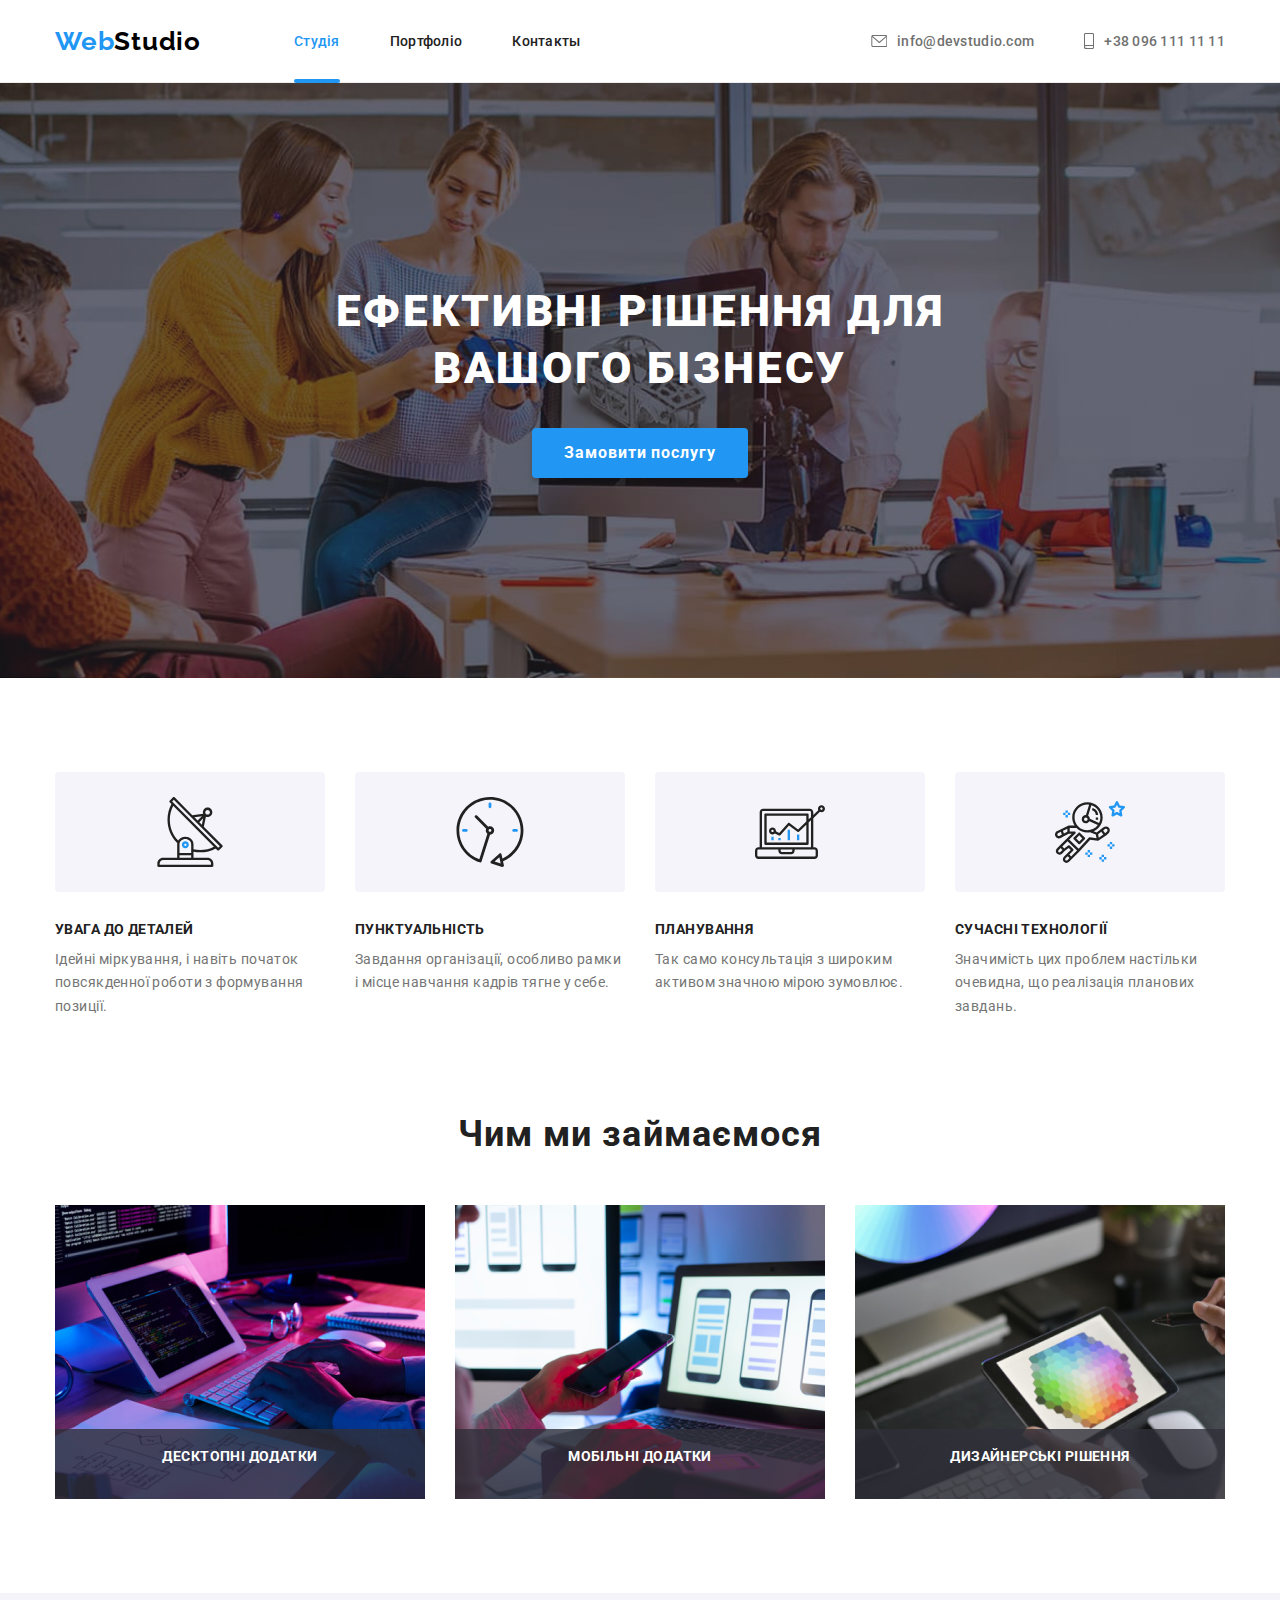
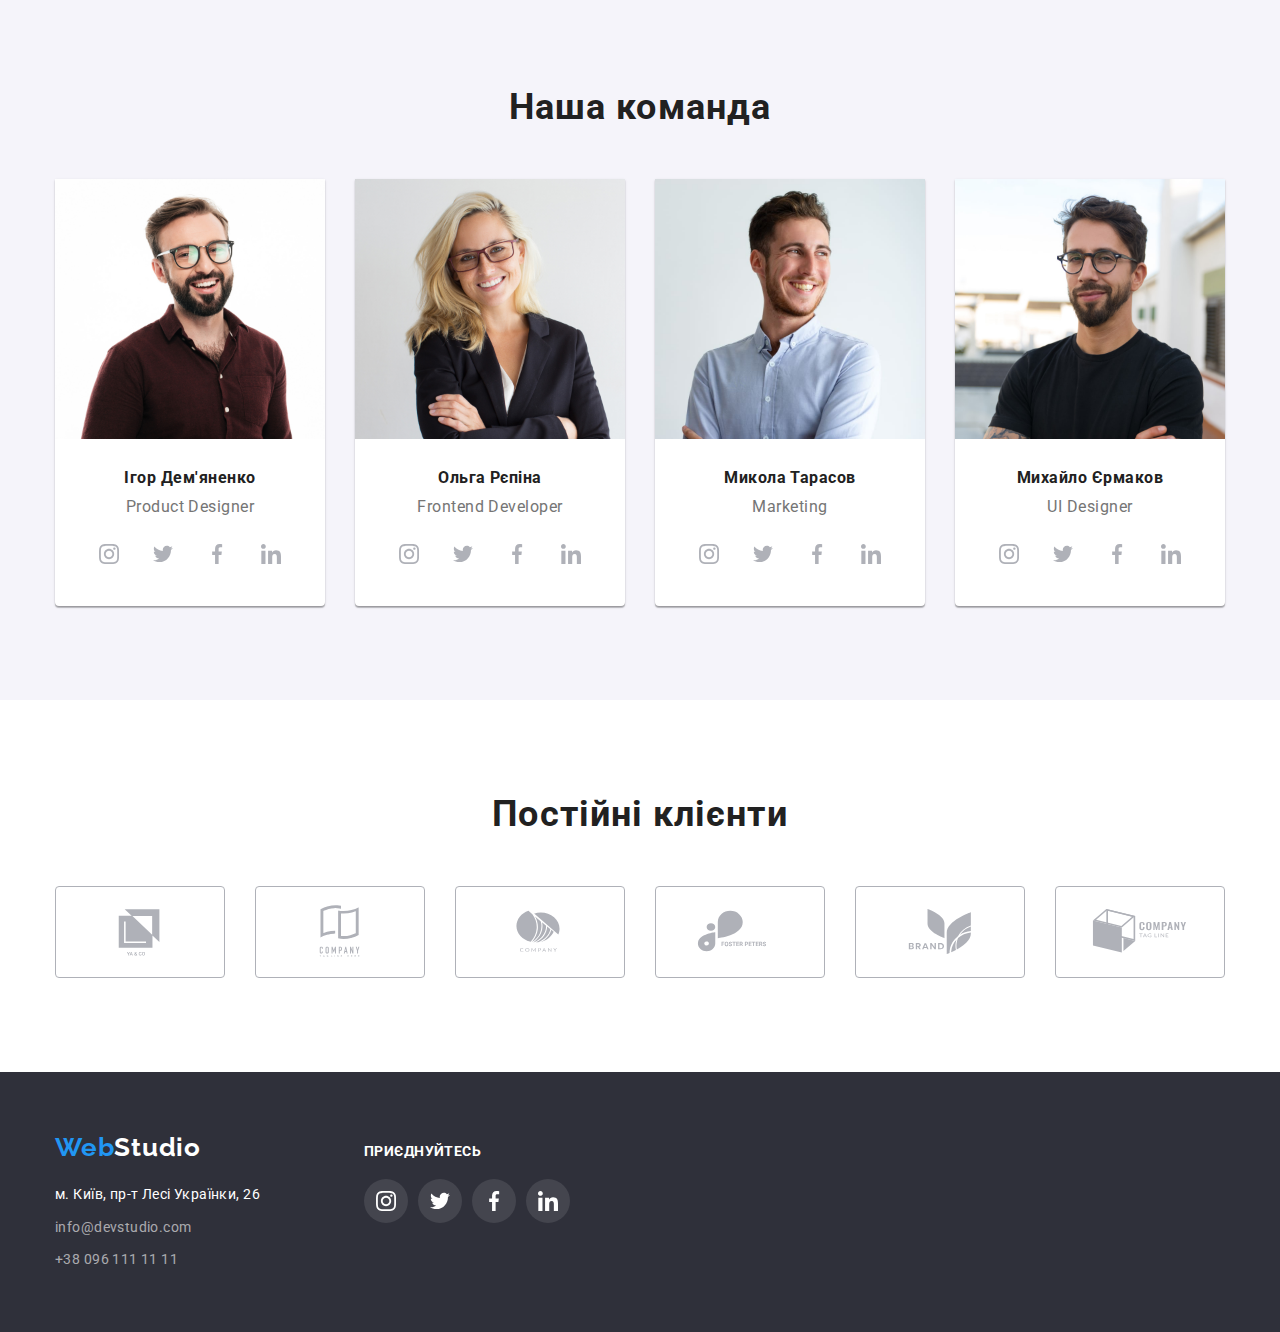
<file: index.html>
<!DOCTYPE html>
<html lang="uk">
  <head>
    <meta charset="UTF-8" />
    <meta http-equiv="X-UA-Compatible" content="IE=edge" />
    <meta name="viewport" content="width=device-width, initial-scale=1.0" />
    <title>Document</title>
    <link rel="preconnect" href="https://fonts.googleapis.com" />
    <link rel="preconnect" href="https://fonts.gstatic.com" crossorigin />
    <link
      href="https://fonts.googleapis.com/css2?family=Raleway:wght@700&family=Roboto:wght@400;500;700;900&display=swap"
      rel="stylesheet"
    />
    <link
      rel="stylesheet"
      href="https://cdnjs.cloudflare.com/ajax/libs/modern-normalize/1.1.0/modern-normalize.min.css"
    />
    <link rel="stylesheet" href="./css/styles.css" />
  </head>
  <body class="page">
    <header class="page-header">
      <div class="header-container container">
        <nav class="header nav">
          <a class="logo link" href="./index.html"
            >Web<span class="logo-header">Studio</span></a
          >
          <ul class="site-nav list">
            <li class="item">
              <a href="./index.html" class="link current">Студiя</a>
            </li>
            <li class="item">
              <a href="./portfolio.html" class="link">Портфолiо</a>
            </li>
            <li class="item"><a href="" class="link">Контакты</a></li>
          </ul>
        </nav>
        <ul class="header-contacts list">
          <li class="item">
            <a href="malito:info@devstudio.com" class="link"
              ><svg width="16" height="12" class="icons-header">
                <use
                  href="./images/icons.svg/symbol-defs.svg#icon-envelope"
                ></use></svg
              >info@devstudio.com</a
            >
          </li>
          <li class="item">
            <a href="tel:+380961111111" class="link"
              ><svg width="10" height="16" class="icons-header">
                <use
                  href="./images/icons.svg/symbol-defs.svg#icon-smartphone"
                ></use></svg
              >+38 096 111 11 11</a
            >
          </li>
        </ul>
      </div>
    </header>
    <main>
      <section class="hero section">
        <div class="container">
          <h1 class="main-header">Ефективні рішення для вашого бізнесу</h1>
          <button type="button" class="button primary" data-modal-open>
            Замовити послугу
          </button>
        </div>
      </section>
      <section class="section features">
        <div class="benefits container">
          <h2 hidden>Нашi переваги</h2>
          <ul class="site-nav list">
            <li class="benefits-of-company">
              <div class="icons-benefits">
                <svg width="70" height="70">
                  <use
                    href="./images/icons.svg/symbol-defs.svg#icon-antenna"
                  ></use>
                </svg>
              </div>
              <h3 class="section-title">УВАГА ДО ДЕТАЛЕЙ</h3>
              <p class="benefits">
                Ідейні міркування, і навіть початок повсякденної роботи з
                формування позиції.
              </p>
            </li>
            <li class="benefits-of-company">
              <div class="icons-benefits">
                <svg width="70" height="70">
                  <use
                    href="./images/icons.svg/symbol-defs.svg#icon-clock"
                  ></use>
                </svg>
              </div>
              <h3 class="section-title">ПУНКТУАЛЬНІСТЬ</h3>
              <p class="benefits">
                Завдання організації, особливо рамки і місце навчання кадрів
                тягне у себе.
              </p>
            </li>
            <li class="benefits-of-company">
              <div class="icons-benefits">
                <svg width="70" height="70">
                  <use
                    href="./images/icons.svg/symbol-defs.svg#icon-diagram"
                  ></use>
                </svg>
              </div>
              <h3 class="section-title">ПЛАНУВАННЯ</h3>
              <p class="benefits">
                Так само консультація з широким активом значною мірою зумовлює.
              </p>
            </li>
            <li class="benefits-of-company">
              <div class="icons-benefits">
                <svg width="70" height="70">
                  <use
                    href="./images/icons.svg/symbol-defs.svg#icon-astronaut"
                  ></use>
                </svg>
              </div>
              <h3 class="section-title">СУЧАСНІ ТЕХНОЛОГІЇ</h3>
              <p class="benefits">
                Значимість цих проблем настільки очевидна, що реалізація
                планових завдань.
              </p>
            </li>
          </ul>
        </div>
      </section>
      <section class="section">
        <div class="container">
          <h2 class="title-what-we-do">Чим ми займаємося</h2>
          <ul class="site-nav works list">
            <li>
              <div class="product-thumb">
                <img
                  src="./images/what-we-do1.jpg"
                  alt="what we do1"
                  width="370"
                />
                <div class="product-caption">
                  <p class="captions">Десктопні додатки</p>
                </div>
              </div>
            </li>
            <li>
              <div class="product-thumb">
                <img
                  src="./images/what-we-do2.jpg"
                  alt="what we do2"
                  width="370"
                />
                <div class="product-caption">
                  <p class="captions">Мобільні додатки</p>
                </div>
              </div>
            </li>
            <li>
              <div class="product-thumb">
                <img
                  src="./images/what-we-do3.jpg"
                  alt="what we do3"
                  width="370"
                />
                <div class="product-caption">
                  <p class="captions">Дизайнерські рішення</p>
                </div>
              </div>
            </li>
          </ul>
        </div>
      </section>
      <section class="section team">
        <div class="container">
          <h2 class="team-title">Наша команда</h2>
          <ul class="team-list list">
            <li class="team-employees">
              <img
                src="./images/our-team-product-designer.jpg"
                alt="product-designer"
                width="270"
              />
              <div class="team-wrapper">
                <h3 class="team-name">Ігор Дем'яненко</h3>
                <p class="team-position">Product Designer</p>
                <ul class="social-iist">
                  <li class="item">
                    <a href="https://instagram.com/" class="social-icons">
                      <svg width="20" height="20">
                        <use
                          href="./images/icons.svg/symbol-defs.svg#icon-instagram-2"
                        ></use></svg
                    ></a>
                  </li>
                  <li class="item">
                    <a href="https://twitter.com/" class="social-icons">
                      <svg width="20" height="20">
                        <use
                          href="./images/icons.svg/symbol-defs.svg#icon-twitter"
                        ></use></svg
                    ></a>
                  </li>
                  <li class="item">
                    <a href="https://facebook.com/" class="social-icons">
                      <svg width="20" height="20">
                        <use
                          href="./images/icons.svg/symbol-defs.svg#icon-facebook"
                        ></use></svg
                    ></a>
                  </li>
                  <li class="item">
                    <a href="https://www.linkedin.com/" class="social-icons">
                      <svg width="20" height="20">
                        <use
                          href="./images/icons.svg/symbol-defs.svg#icon-linkedin"
                        ></use></svg
                    ></a>
                  </li>
                </ul>
              </div>
            </li>

            <li class="team-employees">
              <img
                src="./images/our-team-frontend-developer.jpg"
                alt="frontend-developer"
                width="270"
              />
              <div class="team-wrapper">
                <h3 class="team-name">Ольга Рєпіна</h3>
                <p class="team-position">Frontend Developer</p>
                <ul class="social-iist">
                  <li class="item">
                    <a href="https://instagram.com/" class="social-icons">
                      <svg width="20" height="20">
                        <use
                          href="./images/icons.svg/symbol-defs.svg#icon-instagram-2"
                        ></use></svg
                    ></a>
                  </li>
                  <li class="item">
                    <a href="https://twitter.com/" class="social-icons">
                      <svg width="20" height="20">
                        <use
                          href="./images/icons.svg/symbol-defs.svg#icon-twitter"
                        ></use></svg
                    ></a>
                  </li>
                  <li class="item">
                    <a href="https://facebook.com/" class="social-icons">
                      <svg width="20" height="20">
                        <use
                          href="./images/icons.svg/symbol-defs.svg#icon-facebook"
                        ></use></svg
                    ></a>
                  </li>
                  <li class="item">
                    <a href="https://www.linkedin.com/" class="social-icons">
                      <svg width="20" height="20">
                        <use
                          href="./images/icons.svg/symbol-defs.svg#icon-linkedin"
                        ></use></svg
                    ></a>
                  </li>
                </ul>
              </div>
            </li>
            <li class="team-employees">
              <img
                src="./images/our-team-marketing.jpg"
                alt="marketing"
                width="270"
              />
              <div class="team-wrapper">
                <h3 class="team-name">Микола Тарасов</h3>
                <p class="team-position">Marketing</p>
                <ul class="social-iist">
                  <li class="item">
                    <a href="https://instagram.com/" class="social-icons">
                      <svg width="20" height="20">
                        <use
                          href="./images/icons.svg/symbol-defs.svg#icon-instagram-2"
                        ></use></svg
                    ></a>
                  </li>
                  <li class="item">
                    <a href="https://twitter.com/" class="social-icons">
                      <svg width="20" height="20">
                        <use
                          href="./images/icons.svg/symbol-defs.svg#icon-twitter"
                        ></use></svg
                    ></a>
                  </li>
                  <li class="item">
                    <a href="https://facebook.com/" class="social-icons">
                      <svg width="20" height="20">
                        <use
                          href="./images/icons.svg/symbol-defs.svg#icon-facebook"
                        ></use></svg
                    ></a>
                  </li>
                  <li class="item">
                    <a href="https://www.linkedin.com/" class="social-icons">
                      <svg width="20" height="20">
                        <use
                          href="./images/icons.svg/symbol-defs.svg#icon-linkedin"
                        ></use></svg
                    ></a>
                  </li>
                </ul>
              </div>
            </li>
            <li class="team-employees">
              <img
                src="./images/our-team-ui-designer.jpg"
                alt="ui designer"
                width="270"
              />
              <div class="team-wrapper">
                <h3 class="team-name">Михайло Єрмаков</h3>
                <p class="team-position">UI Designer</p>
                <ul class="social-iist">
                  <li class="item">
                    <a href="https://instagram.com/" class="social-icons">
                      <svg width="20" height="20">
                        <use
                          href="./images/icons.svg/symbol-defs.svg#icon-instagram-2"
                        ></use></svg
                    ></a>
                  </li>
                  <li class="item">
                    <a href="https://twitter.com/" class="social-icons">
                      <svg width="20" height="20">
                        <use
                          href="./images/icons.svg/symbol-defs.svg#icon-twitter"
                        ></use></svg
                    ></a>
                  </li>
                  <li class="item">
                    <a href="https://facebook.com/" class="social-icons">
                      <svg width="20" height="20">
                        <use
                          href="./images/icons.svg/symbol-defs.svg#icon-facebook"
                        ></use></svg
                    ></a>
                  </li>
                  <li class="item">
                    <a href="https://www.linkedin.com/" class="social-icons">
                      <svg width="20" height="20">
                        <use
                          href="./images/icons.svg/symbol-defs.svg#icon-linkedin"
                        ></use></svg
                    ></a>
                  </li>
                </ul>
              </div>
            </li>
          </ul>
        </div>
      </section>
      <section class="regular-customers section">
        <div class="container">
          <h2 class="title customers">Постійні клієнти</h2>
          <ul class="customers-list icons list">
            <li class="regular-customers icons">
              <a href="" class="company-icons">
                <svg width="106" height="60" class="items-clients">
                  <use
                    href="./images/icons.svg/symbol-defs.svg#icon-logo-union"
                  ></use></svg
              ></a>
            </li>
            <li class="regular-customers icons">
              <a href="" class="company-icons">
                <svg width="106" height="60" class="items-clients">
                  <use
                    href="./images/icons.svg/symbol-defs.svg#icon-logo-company"
                  ></use></svg
              ></a>
            </li>
            <li class="regular-customers icons">
              <a href="" class="company-icons">
                <svg width="106" height="60" class="items-clients">
                  <use
                    href="./images/icons.svg/symbol-defs.svg#icon-logo-second-company"
                  ></use></svg
              ></a>
            </li>
            <li class="regular-customers icons">
              <a href="" class="company-icons">
                <svg width="106" height="60" class="items-clients">
                  <use
                    href="./images/icons.svg/symbol-defs.svg#icon-logo-foster-peaters"
                  ></use></svg
              ></a>
            </li>
            <li class="regular-customers icons">
              <a href="" class="company-icons">
                <svg width="106" height="60" class="items-clients">
                  <use
                    href="./images/icons.svg/symbol-defs.svg#icon-logo-brand"
                  ></use></svg
              ></a>
            </li>
            <li class="regular-customers icons">
              <a href="" class="company-icons">
                <svg width="106" height="60" class="items-clients">
                  <use
                    href="./images/icons.svg/symbol-defs.svg#icon-logo-tag"
                  ></use></svg
              ></a>
            </li>
          </ul>
        </div>
      </section>
    </main>
    <footer class="page-footer">
      <div class="container footer">
        <div>
          <a class="logo link" href="./index.html"
            >Web<span class="logo-footer">Studio</span></a
          >
          <address class="footer-address">
            <ul class="nav-footer list">
              <li class="footer-item">
                <a
                  href="https://goo.gl/maps/p2XQU8UmfZMLt7c46"
                  target="_blank"
                  rel="noreferrer noopener"
                  >м. Київ, пр-т Лесі Українки, 26</a
                >
              </li>
              <li class="footer-item">
                <a class="contacts" href="malito:info@devstudio.com"
                  >info@devstudio.com</a
                >
              </li>
              <li class="footer-item">
                <a class="contacts" href="tel:+380961111111"
                  >+38 096 111 11 11</a
                >
              </li>
            </ul>
          </address>
        </div>
        <div>
          <p class="call-to-action">приєднуйтесь</p>
          <ul class="footer socials-icon list">
            <li class="item">
              <a href="https://instagram.com/" class="footer social-icons">
                <svg width="20" height="20">
                  <use
                    href="./images/icons.svg/symbol-defs.svg#icon-instagram-2"
                  ></use></svg
              ></a>
            </li>
            <li class="item">
              <a href="https://twitter.com/" class="footer social-icons">
                <svg width="20" height="20">
                  <use
                    href="./images/icons.svg/symbol-defs.svg#icon-twitter"
                  ></use></svg
              ></a>
            </li>
            <li class="item">
              <a href="https://facebook.com/" class="footer social-icons">
                <svg width="20" height="20">
                  <use
                    href="./images/icons.svg/symbol-defs.svg#icon-facebook"
                  ></use></svg
              ></a>
            </li>
            <li class="item">
              <a href="https://www.linkedin.com/" class="footer social-icons">
                <svg width="20" height="20">
                  <use
                    href="./images/icons.svg/symbol-defs.svg#icon-linkedin"
                  ></use></svg
              ></a>
            </li>
          </ul>
        </div>
      </div>
    </footer>
    <div class="backdrop is-hidden" data-modal>
      <div class="modal">
        <button class="modal-btn" data-modal-close>
          <svg width="18" height="18" class="close-button">
            <use href="./images/icons.svg/symbol-defs.svg#icon-close"></use>
          </svg>
        </button>
      </div>
    </div>
    <script src="./js/modal.js"></script>
  </body>
</html>
</file>
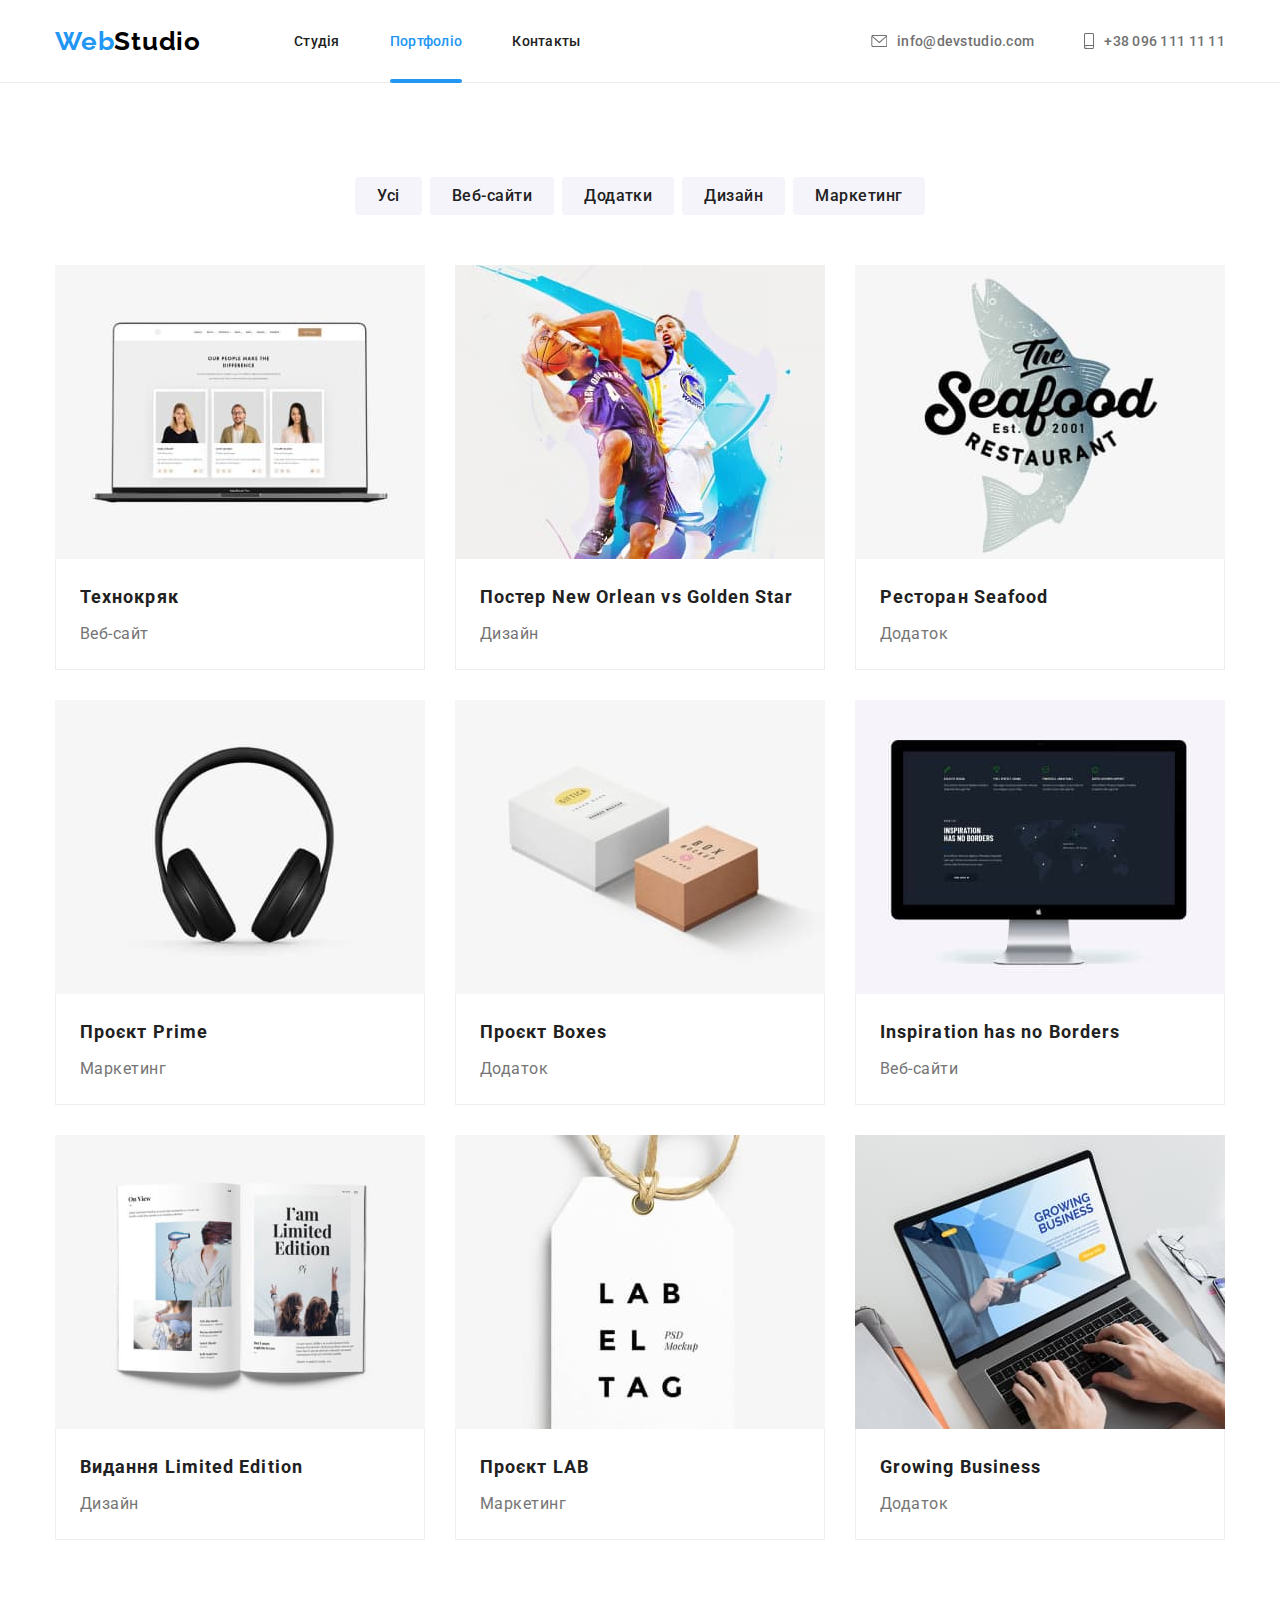
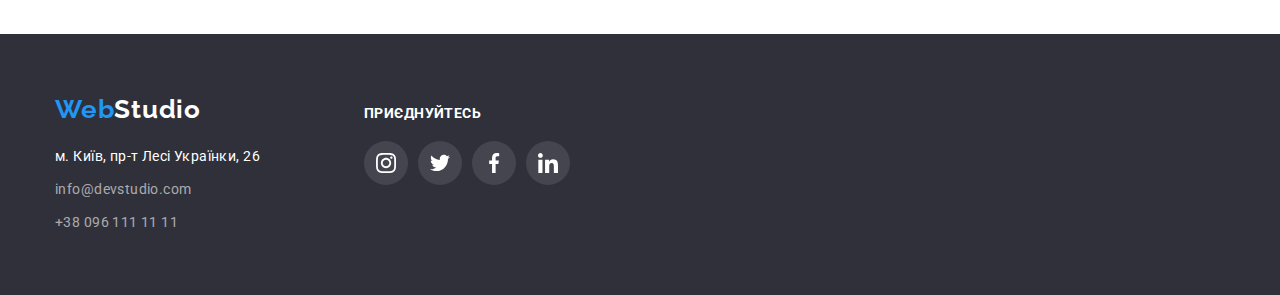
<file: portfolio.html>
<!DOCTYPE html>
<html lang="uk">
  <head>
    <meta charset="UTF-8" />
    <meta http-equiv="X-UA-Compatible" content="IE=edge" />
    <meta name="viewport" content="width=device-width, initial-scale=1.0" />
    <title>Document</title>
    <link rel="preconnect" href="https://fonts.googleapis.com" />
    <link rel="preconnect" href="https://fonts.gstatic.com" crossorigin />
    <link
      href="https://fonts.googleapis.com/css2?family=Raleway:wght@700&family=Roboto:wght@400;500;700;900&display=swap"
      rel="stylesheet"
    />
    <link
      rel="stylesheet"
      href="https://cdnjs.cloudflare.com/ajax/libs/modern-normalize/1.1.0/modern-normalize.min.css"
    />
    <link rel="stylesheet" href="./css/styles.css" />
  </head>
  <body class="page">
    <header class="page-header">
      <div class="header-container container">
        <nav class="header nav">
          <a class="logo link" href="./index.html"
            >Web<span class="logo-header">Studio</span></a
          >
          <ul class="site-nav list">
            <li class="item">
              <a href="./index.html" class="link">Студiя</a>
            </li>
            <li class="item">
              <a href="./portfolio.html" class="link current">Портфолiо</a>
            </li>
            <li class="item"><a href="" class="link">Контакты</a></li>
          </ul>
        </nav>
        <ul class="header-contacts list">
          <li class="item">
            <a href="malito:info@devstudio.com" class="link"
              ><svg width="16" height="12" class="icons-header">
                <use
                  href="./images/icons.svg/symbol-defs.svg#icon-envelope"
                ></use></svg
              >info@devstudio.com</a
            >
          </li>
          <li class="item">
            <a href="tel:+380961111111" class="link"
              ><svg width="10" height="16" class="icons-header">
                <use
                  href="./images/icons.svg/symbol-defs.svg#icon-smartphone"
                ></use></svg
              >+38 096 111 11 11</a
            >
          </li>
        </ul>
      </div>
    </header>
    <main>
      <section class="section portfolio">
        <div class="container">
          <h1 hidden class="section">Портфолiо</h1>
          <ul class="portfolio-filters list">
            <li class="filter">
              <button type="button" class="filter-button">Усi</button>
            </li>
            <li class="filter">
              <button type="button" class="filter-button">Веб-сайти</button>
            </li>
            <li class="filter">
              <button type="button" class="filter-button">Додатки</button>
            </li>
            <li class="filter">
              <button type="button" class="filter-button">Дизайн</button>
            </li>
            <li class="filter">
              <button type="button" class="filter-button">Маркетинг</button>
            </li>
          </ul>
          <ul class="portfolio-list list">
            <li class="portfolio-item">
              <a class="portfolio-card link" href="./portfolio.html">
                <div class="portfolio-total">
                  <div class="portfolio-about">
                    <p class="portfolio-info">
                      Ресурс пропонує комплексні пропозиції з різним рівнем
                      функціоналу та сервісів. Все це дозволить відвідувачу
                      отримати вичерпні відомості про компанію чи приватну
                      особу.
                    </p>
                  </div>
                  <img
                    src="./images/teckhnokryak.jpg"
                    alt="laptop with pictures"
                    width="370"
                  />
                </div>
                <div class="portfolio-wrapper">
                  <h2 class="portfolio-title">Технокряк</h2>
                  <p class="portfolio-description">Веб-сайт</p>
                </div>
              </a>
            </li>
            <li class="portfolio-item">
              <a class="portfolio-card link" href="./portfolio.html">
                <div class="portfolio-total">
                  <div class="portfolio-about">
                    <p class="portfolio-info">
                      Ресурс пропонує комплексні пропозиції з різним рівнем
                      функціоналу та сервісів. Все це дозволить відвідувачу
                      отримати вичерпні відомості про компанію чи приватну
                      особу.
                    </p>
                  </div>
                  <img
                    src="./images/new-orlean-vs-golden-state.jpg"
                    alt="laptop with pictures"
                    width="370"
                  />
                </div>
                <div class="portfolio-wrapper">
                  <h2 class="portfolio-title">
                    Постер New Orlean vs Golden Star
                  </h2>
                  <p class="portfolio-description">Дизайн</p>
                </div>
              </a>
            </li>
            <li class="portfolio-item">
              <a class="portfolio-card link" href="./portfolio.html">
                <div class="portfolio-total">
                  <div class="portfolio-about">
                    <p class="portfolio-info">
                      Ресурс пропонує комплексні пропозиції з різним рівнем
                      функціоналу та сервісів. Все це дозволить відвідувачу
                      отримати вичерпні відомості про компанію чи приватну
                      особу.
                    </p>
                  </div>
                  <img
                    src="./images/the-seafood-restaurant.jpg"
                    alt="laptop with pictures"
                    width="370"
                  />
                </div>
                <div class="portfolio-wrapper">
                  <h2 class="portfolio-title">Ресторан Seafood</h2>
                  <p class="portfolio-description">Додаток</p>
                </div>
              </a>
            </li>
            <li class="portfolio-item">
              <a class="portfolio-card link" href="./portfolio.html">
                <div class="portfolio-total">
                  <div class="portfolio-about">
                    <p class="portfolio-info">
                      Ресурс пропонує комплексні пропозиції з різним рівнем
                      функціоналу та сервісів. Все це дозволить відвідувачу
                      отримати вичерпні відомості про компанію чи приватну
                      особу.
                    </p>
                  </div>
                  <img
                    src="./images/headphones.jpg"
                    alt="laptop with pictures"
                    width="370"
                  />
                </div>
                <div class="portfolio-wrapper">
                  <h2 class="portfolio-title">Проєкт Prime</h2>
                  <p class="portfolio-description">Маркетинг</p>
                </div>
              </a>
            </li>
            <li class="portfolio-item">
              <a class="portfolio-card link" href="./portfolio.html">
                <div class="portfolio-total">
                  <div class="portfolio-about">
                    <p class="portfolio-info">
                      Ресурс пропонує комплексні пропозиції з різним рівнем
                      функціоналу та сервісів. Все це дозволить відвідувачу
                      отримати вичерпні відомості про компанію чи приватну
                      особу.
                    </p>
                  </div>
                  <img
                    src="./images/boxes.jpg"
                    alt="laptop with pictures"
                    width="370"
                  />
                </div>
                <div class="portfolio-wrapper">
                  <h2 class="portfolio-title">Проєкт Boxes</h2>
                  <p class="portfolio-description">Додаток</p>
                </div>
              </a>
            </li>
            <li class="portfolio-item">
              <a class="portfolio-card link" href="./portfolio.html">
                <div class="portfolio-total">
                  <div class="portfolio-about">
                    <p class="portfolio-info">
                      Ресурс пропонує комплексні пропозиції з різним рівнем
                      функціоналу та сервісів. Все це дозволить відвідувачу
                      отримати вичерпні відомості про компанію чи приватну
                      особу.
                    </p>
                  </div>
                  <img
                    src="./images/laptop.jpg"
                    alt="laptop with pictures"
                    width="370"
                  />
                </div>
                <div class="portfolio-wrapper">
                  <h2 class="portfolio-title">Inspiration has no Borders</h2>
                  <p class="portfolio-description">Веб-сайти</p>
                </div>
              </a>
            </li>
            <li class="portfolio-item">
              <a class="portfolio-card link" href="./portfolio.html">
                <div class="portfolio-total">
                  <div class="portfolio-about">
                    <p class="portfolio-info">
                      Ресурс пропонує комплексні пропозиції з різним рівнем
                      функціоналу та сервісів. Все це дозволить відвідувачу
                      отримати вичерпні відомості про компанію чи приватну
                      особу.
                    </p>
                  </div>
                  <img
                    src="./images/book.jpg"
                    alt="laptop with pictures"
                    width="370"
                  />
                </div>
                <div class="portfolio-wrapper">
                  <h2 class="portfolio-title">Видання Limited Edition</h2>
                  <p class="portfolio-description">Дизайн</p>
                </div>
              </a>
            </li>
            <li class="portfolio-item">
              <a class="portfolio-card link" href="./portfolio.html">
                <div class="portfolio-total">
                  <div class="portfolio-about">
                    <p class="portfolio-info">
                      Ресурс пропонує комплексні пропозиції з різним рівнем
                      функціоналу та сервісів. Все це дозволить відвідувачу
                      отримати вичерпні відомості про компанію чи приватну
                      особу.
                    </p>
                  </div>
                  <img
                    src="./images/label-tag.jpg"
                    alt="laptop with pictures"
                    width="370"
                  />
                </div>
                <div class="portfolio-wrapper">
                  <h2 class="portfolio-title">Проєкт LAB</h2>
                  <p class="portfolio-description">Маркетинг</p>
                </div>
              </a>
            </li>
            <li class="portfolio-item">
              <a class="portfolio-card link" href="./portfolio.html">
                <div class="portfolio-total">
                  <div class="portfolio-about">
                    <p class="portfolio-info">
                      Ресурс пропонує комплексні пропозиції з різним рівнем
                      функціоналу та сервісів. Все це дозволить відвідувачу
                      отримати вичерпні відомості про компанію чи приватну
                      особу.
                    </p>
                  </div>
                  <img
                    src="./images/laptop-with-hands.jpg"
                    alt="laptop with pictures"
                    width="370"
                  />
                </div>
                <div class="portfolio-wrapper">
                  <h2 class="portfolio-title">Growing Business</h2>
                  <p class="portfolio-description">Додаток</p>
                </div>
              </a>
            </li>
          </ul>
        </div>
      </section>
    </main>
    <footer class="page-footer">
      <div class="container footer">
        <div>
          <a class="logo link" href="./index.html"
            >Web<span class="logo-footer">Studio</span></a
          >
          <address class="footer-address">
            <ul class="nav-footer list">
              <li class="footer-item">
                <a
                  href="https://goo.gl/maps/p2XQU8UmfZMLt7c46"
                  target="_blank"
                  rel="noreferrer noopener"
                  >м. Київ, пр-т Лесі Українки, 26</a
                >
              </li>
              <li class="footer-item">
                <a class="contacts" href="malito:info@devstudio.com"
                  >info@devstudio.com</a
                >
              </li>
              <li class="footer-item">
                <a class="contacts" href="tel:+380961111111"
                  >+38 096 111 11 11</a
                >
              </li>
            </ul>
          </address>
        </div>
        <div>
          <p class="call-to-action">приєднуйтесь</p>
          <ul class="footer socials-iist">
            <li class="item">
              <a href="https://instagram.com/" class="footer social-icons">
                <svg width="20" height="20">
                  <use
                    href="./images/icons.svg/symbol-defs.svg#icon-instagram-2"
                  ></use></svg
              ></a>
            </li>
            <li class="item">
              <a href="https://twitter.com/" class="footer social-icons">
                <svg width="20" height="20">
                  <use
                    href="./images/icons.svg/symbol-defs.svg#icon-twitter"
                  ></use></svg
              ></a>
            </li>
            <li class="item">
              <a href="https://facebook.com/" class="footer social-icons">
                <svg width="20" height="20">
                  <use
                    href="./images/icons.svg/symbol-defs.svg#icon-facebook"
                  ></use></svg
              ></a>
            </li>
            <li class="item">
              <a href="https://www.linkedin.com/" class="footer social-icons">
                <svg width="20" height="20">
                  <use
                    href="./images/icons.svg/symbol-defs.svg#icon-linkedin"
                  ></use></svg
              ></a>
            </li>
          </ul>
        </div>
      </div>
    </footer>
  </body>
</html>
</file>
<file: css/styles.css>
:root {
  --primary-text-color: #757575;
  --title-text-color: #000000;
  --accent-color: #2196f3;
  --title-header: #ffffff;
  --button-background: #f5f4fa;
}

body {
  color: var(--primary-text-color);
  background-color: var(--title-header);
  font-family: Roboto, sans-serif;
  margin: 0;
}

h1,
h2,
h3,
h4,
p {
  margin: 0px;
}

.list {
  list-style: none;
  padding: 0;
  margin: 0;
}

img {
  display: block;
}

.section {
  padding: 94px 0;
  max-width: 1600px;
  margin-left: auto;
  margin-right: auto;
}
.page-footer {
  background-color: #2f303a;
  padding-top: 60px;
  padding-bottom: 60px;
  max-width: 1600px;
  margin-left: auto;
  margin-right: auto;
}

.logo {
  color: var(--accent-color);
  font-family: Raleway;
  font-weight: 700;
  font-size: 26px;
  line-height: 1.1;
  letter-spacing: 0.03em;
  margin-right: 93px;
}

.logo-header {
  color: var(--title-text-color);
  font-family: Raleway;
  font-weight: 700;
  font-size: 26px;
  line-height: 1.19;
  letter-spacing: 0.03em;
}

.logo-footer {
  color: var(--title-header);
  font-family: Raleway;
  font-weight: 700;
  font-size: 26px;
  line-height: 1.19;
  letter-spacing: 0.03em;
}

/*Site navigation*/

.site-nav.list {
  display: flex;
}

.site-nav.list .current::after {
  content: "";
  display: block;
  width: 100%;
  height: 4px;
  border-radius: 2px;
  background-color: #2196f3;
  margin-top: 47px;
  position: absolute;
}

.site-nav .item {
  display: flex;
}

.site-nav .item:not(:last-child) {
  margin-right: 50px;
}

.site-nav.list.header {
  display: flex;
  margin-right: 30px;
  transition-property: color;
  transition-duration: 250ms;
  transition-timing-function: cubic-bezier(0.4, 0, 0.2, 1);
}

.site-nav .link {
  color: #212121;
  font-weight: 500;
  font-size: 14px;
  line-height: 1.3;
  letter-spacing: 0.02em;
  display: flex;
  padding: 32px 0;
  transition-property: color;
  transition-duration: 250ms;
  transition-timing-function: cubic-bezier(0.4, 0, 0.2, 1);
}

.site-nav .link:hover,
.site-nav .link:focus {
  color: var(--accent-color);
}

.site-nav.list a:hover,
.site-nav.list a::focus {
  color: var(--accent-color);
}

/*Site navigation footer*/

.nav-footer {
  color: var(--title-header);
  font-size: 14px;
  line-height: 1.7;
  letter-spacing: 0.03em;
}

.footer-address {
  font-style: normal;
  margin-top: 20px;
}

.footer-item:not(:last-child) {
  margin-bottom: 9px;
}

.nav-footer a {
  color: var(--title-header);
  font-size: 14px;
  line-height: 1.7;
  letter-spacing: 0.03em;
  text-decoration: none;
  transition-property: color;
  transition-duration: 250ms;
  transition-timing-function: cubic-bezier(0.4, 0, 0.2, 1);
}

.nav-footer a:hover,
.nav-footer a:focus {
  color: var(--accent-color);
}

.nav-footer.list a.contacts {
  color: rgba(255, 255, 255, 0.6);
  transition-property: color;
  transition-duration: 250ms;
  transition-timing-function: cubic-bezier(0.4, 0, 0.2, 1);
}

.nav-footer.list a:hover,
.nav-footer.list a:focus {
  color: var(--accent-color);
}

.section-title {
  color: #212121;
  line-height: 1.14;
  letter-spacing: 0.03em;
  font-size: 14px;
  text-transform: uppercase;
  margin-top: 0%;
  margin-bottom: 10px;
}

.button.primary {
  color: var(--title-header);
  background-color: var(--accent-color);
  font-weight: 700;
  font-size: 16px;
  line-height: 1;
  display: inline-block;
  align-items: center;
  text-align: center;
  letter-spacing: 0.06em;
  box-shadow: 0px 4px 4px rgba(0, 0, 0, 0.15);
  border-radius: 4px;
  padding: 10px 32px;
  min-width: 216px;
  height: 50px;
  border: none;
  cursor: pointer;
  transition-property: color;
  transition-duration: 250ms;
  transition-timing-function: cubic-bezier(0.4, 0, 0.2, 1);
}

.button.primary:hover,
.button.primary:focus {
  background-color: #188ce8;
}

.filter-button {
  color: var(--button-background);
  background-color: #f5f4fa;
  font-family: inherit;
  cursor: pointer;
  color: #212121;
  font-weight: 500;
  font-size: 16px;
  line-height: 1.62;
  letter-spacing: 0.03em;
  border-radius: 4px;
  padding: 6px 22px;
  display: inline-block;
  text-align: center;
  border: none;
  transition-property: color, background-color, box-shadow;
  transition-duration: 250ms;
  transition-timing-function: cubic-bezier(0.4, 0, 0.2, 1);
}

.filter-button:hover,
.filter-button:focus {
  color: var(--title-header);
  background-color: var(--accent-color);
  box-shadow: 0px 3px 1px rgba(0, 0, 0, 0.1), 0px 1px 2px rgba(0, 0, 0, 0.08),
    0px 2px 2px rgba(0, 0, 0, 0.12);
}

.site-nav .link.current {
  color: var(--accent-color);
  position: relative;
}

.site-nav.list .benefits {
  font-size: 14px;
  line-height: 1.7;
  letter-spacing: 0.03em;
  display: block;
}
/* Section team */

.section.team {
  background: #f5f4fa;
}

.title.customers {
  margin-bottom: 50px;
}

.team-title {
  font-size: 36px;
  line-height: 1.16;
  text-align: center;
  letter-spacing: 0.03em;
  color: #212121;
  margin-bottom: 50px;
}

.team-list {
  display: flex;
  gap: 30px;
}

.team-name {
  font-size: 16px;
  line-height: 1.18;
  text-align: center;
  letter-spacing: 0.03em;
  color: #212121;
  margin-bottom: 10px;
}

.team-employees {
  background-color: #ffffff;
  box-shadow: 0px 1px 3px rgba(0, 0, 0, 0.12), 0px 1px 1px rgba(0, 0, 0, 0.14),
    0px 2px 1px rgba(0, 0, 0, 0.2);
  border-radius: 0px 0px 4px 4px;
}

.team-position {
  font-size: 16px;
  line-height: 1.16;
  text-align: center;
  letter-spacing: 0.03em;
  color: #757575;
  margin-bottom: 16px;
}

.team-wrapper {
  padding: 30px;
}

.site-nav.list .type {
  font-size: 16px;
  line-height: 1.88;
  letter-spacing: 0.03em;
  color: #757575;
}

.main-header {
  font-weight: 900;
  font-size: 44px;
  line-height: 1.3;
  text-align: center;
  letter-spacing: 0.06em;
  text-transform: uppercase;
  color: var(--title-header);
  width: 696px;
  margin: 0 auto;
  margin-bottom: 30px;
}

.header-contacts .link {
  color: #717171;
  line-height: 1.3;
  letter-spacing: 0.02em;
  font-weight: 500;
  font-size: 14px;
  padding: 32px 0;
  display: flex;
  align-items: center;
  gap: 10px;
  transition-property: color;
  transition-duration: 250ms;
  transition-timing-function: cubic-bezier(0.4, 0, 0.2, 1);
}

.header-contacts.list .link:hover,
.header-contacts.list .link:focus {
  color: var(--accent-color);
}
.hero {
  text-align: center;
  padding: 200px 0;
  background-image: linear-gradient(
      to right,
      rgba(47, 48, 58, 0.4),
      rgba(47, 48, 58, 0.4)
    ),
    url(../images/background-picture.jpg);
  background-position: center;
  background-repeat: no-repeat;
  background-size: cover;
  width: 100%;
  max-width: 1600px;
  margin-left: auto;
  margin-right: auto;
}

.title {
  font-size: 36px;
  line-height: 1.16;
  text-align: center;
  letter-spacing: 0.03em;
  color: #212121;
}

.address {
  font-style: normal;
}

.portfolio-title {
  font-size: 18px;
  line-height: 2;
  letter-spacing: 0.06em;
  color: #212121;
  margin-bottom: 4px;
}

.portfolio-description {
  font-size: 16px;
  line-height: 1.88;
  letter-spacing: 0.03em;
  color: #757575;
}

.link {
  text-decoration: none;
}

.container {
  width: 1200px;
  padding-left: 15px;
  padding-right: 15px;
  margin-left: auto;
  margin-right: auto;
}

.page-header {
  border-bottom: 1px solid #ececec;
  max-width: 1600px;
  margin: auto;
}

.address {
  font-style: normal;
}

.container.page-footer {
  padding-top: 60px;
  padding-left: 15px;
}

.header-contacts.list .item + .item {
  margin-left: 50px;
}

.header.nav {
  display: flex;
  align-items: center;
}

.header-contacts {
  display: flex;
  margin-left: auto;
  align-items: center;
}

.header-container {
  display: flex;
  align-items: center;
}

.benefits-of-company {
  width: 270px;
  margin-right: 30px;
}

.benefits-of-company:last-child {
  margin-right: 0px;
}

.title-what-we-do {
  margin-bottom: 50px;
  font-weight: 700;
  font-size: 36px;
  line-height: 42px;
  text-align: center;
  letter-spacing: 0.03em;

  color: #212121;
}

.site-nav.works.list {
  justify-content: space-between;
  margin-right: 30px;
  position: relative;
}

.site-nav.works.list:last-child {
  margin-right: 0px;
}

.site-nav.team.list {
  display: flex;
  justify-content: space-between;
  padding-top: 0px;
}

.site-nav .employees:not(:last-child) {
  margin-right: 30px;
}

/* Porfolio*/

.site-nav.portfolio.list {
  display: flex;
  justify-content: center;
  padding-bottom: 50px;
  margin-right: 0px;
}

.filter.button:not(:last-child) {
  margin-right: 8px;
}

/*porfolio list*/

.portfolio-filters {
  display: flex;
  justify-content: center;
  margin-bottom: 50px;
  gap: 8px;
}

.portfolio-list.list {
  display: flex;
  flex-wrap: wrap;
  gap: 30px;
}
.portfolio-card {
  display: block;
  transition-property: box-shadow;
  transition-duration: 250ms;
  transition-timing-function: cubic-bezier(0.4, 0, 0.2, 1);
}

.portfolio-card:hover,
.portfolio-card:focus {
  box-shadow: 0px 1px 1px rgba(0, 0, 0, 0.12), 0px 4px 4px rgba(0, 0, 0, 0.06),
    1px 4px 6px rgba(0, 0, 0, 0.16);
}

.portfolio-list.list:nth-child(3n) {
  margin-right: 0px;
}

.portfolio-item {
  width: 370px;
}

.portfolio-wrapper {
  padding: 20px 24px;
  border: 1px solid #eeeeee;
  border-top: none;
}

.features {
  padding-bottom: 0;
}

/*Icons CSS*/

.icons-header,
.social-icons,
.social-iist {
  fill: currentColor;
}

.icons-benefits {
  display: flex;
  width: 270px;
  height: 120px;
  flex-direction: column;
  justify-content: center;
  border-radius: 4px;
  margin-bottom: 30px;
  background-color: #f5f4fa;
  gap: 30px;
  align-items: center;
}

.social-icons {
  display: flex;
  width: 44px;
  height: 44px;
  border-radius: 50%;
  gap: 22px;
  background-color: transparent;
  fill: #afb1b8;
  align-items: center;
  justify-content: center;
  transition-property: color;
  transition-duration: 250ms;
  transition-timing-function: cubic-bezier(0.4, 0, 0.2, 1);
}

.social-iist {
  display: flex;
  gap: 10px;
  list-style: none;
  align-items: center;
  justify-content: center;
  padding: 0%;
}

.social-icons:hover,
.social-icons:focus {
  fill: #ffffff;
  background-color: #2196f3;
}

.customers-list.icons {
  display: flex;
  gap: 30px;
}

.company-icons {
  color: #afb1b8;
  align-items: center;
  justify-content: center;
  display: flex;
  width: 170px;
  height: 92px;
  border: 1px solid #afb1b8;
  border-radius: 4px;
  transition-property: color;
  transition-duration: 250ms;
  transition-timing-function: cubic-bezier(0.4, 0, 0.2, 1);
}

.company-icons:hover,
.company-icon:focus {
  color: #2196f3;
  border: 1px solid #2196f3;
}

.items-clients {
  fill: currentColor;
}

.call-to-action {
  font-weight: 700;
  font-size: 14px;
  line-height: 16px;
  letter-spacing: 0.03em;
  text-transform: uppercase;
  color: #ffffff;
  margin-bottom: 20px;
}

.container.footer {
  display: flex;
  gap: 70px;
  align-items: baseline;
}

.footer.socials-iist {
  display: flex;
  gap: 10px;
  list-style: none;
  align-items: center;
  justify-content: center;
  padding: 0%;
}

.footer.social-icons {
  display: flex;
  gap: 10px;
  background: rgba(255, 255, 255, 0.1);
  fill: #ffffff;
  transition-property: color;
  transition-duration: 250ms;
  transition-timing-function: cubic-bezier(0.4, 0, 0.2, 1);
}

.footer.social-icons:hover,
.footer.social-icons:focus {
  background: #2196f3;
}

.footer.socials-icon.list {
  display: flex;
  gap: 10px;
}

/* Позиционирвоание элементов*/

.captions {
  font-size: 14px;
  line-height: 1.14px;
  text-align: center;
  letter-spacing: 0.03em;
  text-transform: uppercase;
  color: var(--title-header);
  background: rgba(47, 48, 58, 0.8);
  align-items: center;
  padding-top: 27px;
  font-weight: 700;
  width: 370px;
  height: 70px;
}

.product-caption {
  position: absolute;
  width: 370px;
  height: 70px;
  bottom: 0;
  left: 0;
}

.product-thumb {
  position: relative;
}

.portfolio-info {
  font-size: 18px;
  line-height: 1.56;
  letter-spacing: 0.03em;
  color: #ffffff;
  background: rgba(33, 150, 243, 0.9);
  padding: 63px 24px;
}

.portfolio-total {
  position: relative;
  overflow: hidden;
}

.portfolio-about {
  position: absolute;
  bottom: 0;
  left: 0;
  width: 370px;
  height: 294px;
  transform: translateY(100%);
  transition-property: transform;
  transition-duration: 250ms;
  transition-timing-function: cubic-bezier(0.4, 0, 0.2, 1);
}

.portfolio-card:hover .portfolio-about,
.portfolio-card:focus .portfolio-about {
  transform: translateY(0);
}
/*Модальое окно*/

.backdrop {
  position: fixed;
  top: 0;
  left: 0;
  width: 100%;
  height: 100%;
  background: rgba(0, 0, 0, 0.2);
}

.backdrop.is-hidden {
  opacity: 0;
  pointer-events: none;
  visibility: none;
}

.modal {
  position: absolute;
  top: 50%;
  left: 50%;
  transform: translate(-50%, -50%);
  width: 528px;
  height: 581px;
  background: #ffffff;
  box-shadow: 0px 1px 3px rgba(0, 0, 0, 0.12), 0px 1px 1px rgba(0, 0, 0, 0.14),
    0px 2px 1px rgba(0, 0, 0, 0.2);
  border-radius: 4px;
}

.modal-btn {
  width: 30px;
  height: 30px;
  padding: 0;
  display: flex;
  justify-content: center;
  align-items: center;
  position: absolute;
  top: 8px;
  right: 8px;
  background-color: transparent;
  border-radius: 50%;
  border: 1px solid rgba(0, 0, 0, 0.1);
  transition-property: color;
  transition-duration: 250ms;
  transition-timing-function: cubic-bezier(0.4, 0, 0.2, 1);
  cursor: pointer;
}

.close-button:hover,
.close-button.cover {
  fill: #2196f3;
}
</file>
